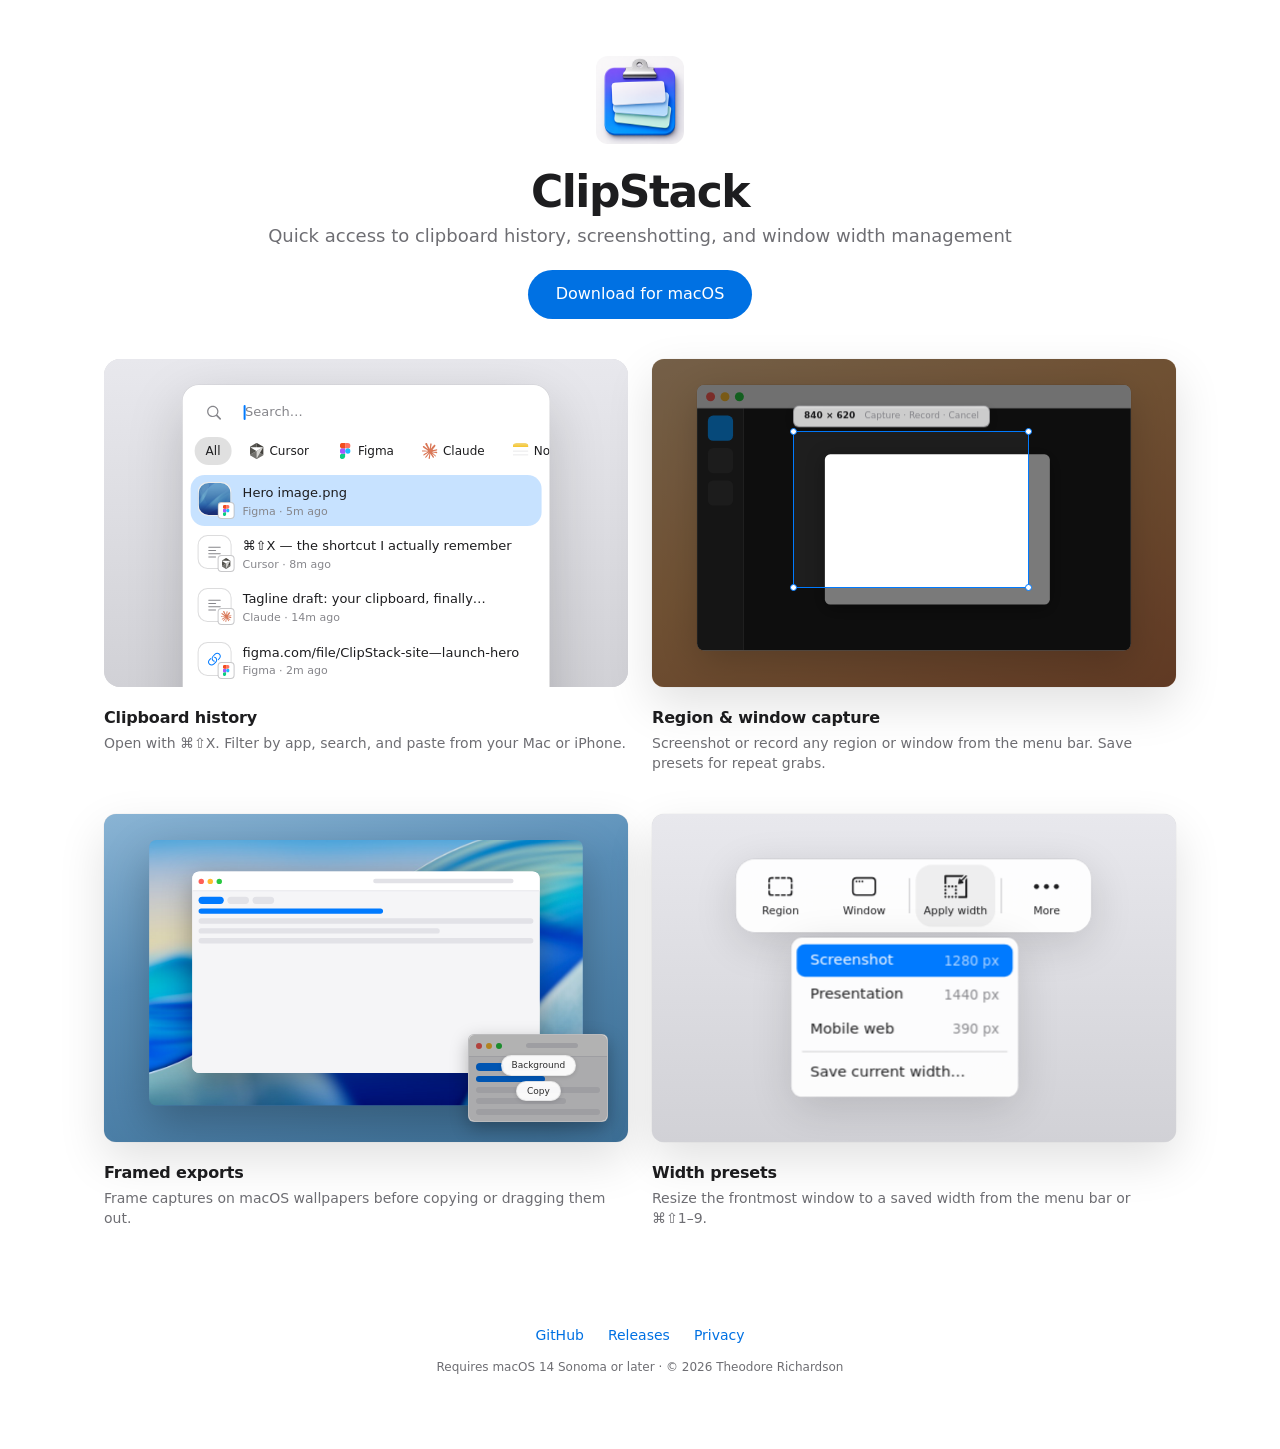
<file: docs/index.html>
<!doctype html>
<html lang="en">
<head>
<meta charset="utf-8" />
<meta name="viewport" content="width=device-width, initial-scale=1" />
<title>ClipStack — Clipboard, captures, and window widths for macOS</title>
<meta name="description" content="A menu-bar clipboard manager with built-in region screenshots, screen recording, framed exports, and window-width presets for macOS." />
<link rel="icon" href="app-icon.png" type="image/png" />
<link rel="apple-touch-icon" href="app-icon.png" />
<link rel="stylesheet" href="styles.css" />
<link rel="stylesheet" href="visuals.css" />
<link rel="preload" href="images/CUBE_25D.svg" as="image" type="image/svg+xml" />
<link rel="preload" href="images/figma.svg" as="image" type="image/svg+xml" />
<link rel="preload" href="images/claude-icon.svg" as="image" type="image/svg+xml" />
<link rel="preload" href="sf-symbols.svg" as="image" type="image/svg+xml" />
</head>
<body>
<main>
    <header class="hero">
        <img class="app-icon" src="app-icon.png" width="112" height="112" alt="" />
        <h1>ClipStack</h1>
        <p class="tagline">Quick access to clipboard history, screenshotting, and window width management</p>
        <a class="download" href="https://github.com/theorichardson/ClipStack/releases/latest/download/ClipStack.dmg">
            Download for macOS
        </a>
    </header>

    <section class="features">
        <article>
            <figure class="product-visual" aria-label="ClipStack clipboard history panel">
                <div class="mac-scene scene-clipboard">
                    <div class="mac-desktop neutral"></div>
                    <div class="clipstack-panel">
                        <div class="panel-search">
                            <svg class="sf-symbol clip-type-icon" aria-hidden="true"><use href="sf-symbols.svg#sf-magnifyingglass"/></svg>
                            <span class="search-input"><span class="search-caret" aria-hidden="true"></span><span class="search-placeholder">Search…</span></span>
                        </div>
                        <div class="panel-pills">
                            <div class="source-pill selected">All</div>
                            <div class="source-pill"><img class="app-icon-mini" src="images/CUBE_25D.svg" width="16" height="16" alt="" /> Cursor</div>
                            <div class="source-pill"><img class="app-icon-mini" src="images/figma.svg" width="16" height="16" alt="" /> Figma</div>
                            <div class="source-pill"><img class="app-icon-mini" src="images/claude-icon.svg" width="16" height="16" alt="" /> Claude</div>
                            <div class="source-pill"><img class="app-icon-mini" src="images/Apple_Notes_icon.svg" width="16" height="16" alt="" /> Notes</div>
                            <div class="source-pill"><img class="app-icon-mini" src="images/terminal.png" width="16" height="16" alt="" /> Terminal</div>
                        </div>
                        <div class="panel-clips">
                            <div class="clip-row selected">
                                <div class="clip-icon image">
                                    <img class="clip-thumb" src="images/hero-thumb.png" width="1024" height="640" alt="" />
                                    <span class="clip-badge" aria-hidden="true"><img src="images/figma.svg" alt="" /></span>
                                </div>
                                <div class="clip-text">
                                    <div class="clip-preview">Hero image.png</div>
                                    <div class="clip-meta">Figma · 5m ago</div>
                                </div>
                            </div>
                            <div class="clip-row">
                                <div class="clip-icon">
                                    <svg class="sf-symbol clip-type-icon" aria-hidden="true"><use href="sf-symbols.svg#sf-text-alignleft"/></svg>
                                    <span class="clip-badge" aria-hidden="true"><img src="images/CUBE_25D.svg" alt="" /></span>
                                </div>
                                <div class="clip-text">
                                    <div class="clip-preview">⌘⇧X — the shortcut I actually remember</div>
                                    <div class="clip-meta">Cursor · 8m ago</div>
                                </div>
                            </div>
                            <div class="clip-row">
                                <div class="clip-icon">
                                    <svg class="sf-symbol clip-type-icon" aria-hidden="true"><use href="sf-symbols.svg#sf-text-alignleft"/></svg>
                                    <span class="clip-badge" aria-hidden="true"><img src="images/claude-icon.svg" alt="" /></span>
                                </div>
                                <div class="clip-text">
                                    <div class="clip-preview">Tagline draft: your clipboard, finally organized</div>
                                    <div class="clip-meta">Claude · 14m ago</div>
                                </div>
                            </div>
                            <div class="clip-row">
                                <div class="clip-icon url">
                                    <svg class="sf-symbol clip-type-icon" aria-hidden="true"><use href="sf-symbols.svg#sf-link"/></svg>
                                    <span class="clip-badge" aria-hidden="true"><img src="images/figma.svg" alt="" /></span>
                                </div>
                                <div class="clip-text">
                                    <div class="clip-preview">figma.com/file/ClipStack-site—launch-hero</div>
                                    <div class="clip-meta">Figma · 2m ago</div>
                                </div>
                            </div>
                            <div class="clip-row clip-row-dummy" aria-hidden="true">
                                <div class="clip-icon dummy"></div>
                                <div class="clip-text">
                                    <div class="clip-preview dummy-line"></div>
                                    <div class="clip-meta dummy-line short"></div>
                                </div>
                            </div>
                            <div class="clip-row clip-row-dummy" aria-hidden="true">
                                <div class="clip-icon dummy"></div>
                                <div class="clip-text">
                                    <div class="clip-preview dummy-line wide"></div>
                                    <div class="clip-meta dummy-line short"></div>
                                </div>
                            </div>
                            <div class="clip-row clip-row-dummy" aria-hidden="true">
                                <div class="clip-icon dummy"></div>
                                <div class="clip-text">
                                    <div class="clip-preview dummy-line"></div>
                                    <div class="clip-meta dummy-line short"></div>
                                </div>
                            </div>
                        </div>
                    </div>
                </div>
            </figure>
            <div class="feature-copy">
                <h2>Clipboard history</h2>
                <p>Open with ⌘⇧X. Filter by app, search, and paste from your Mac or iPhone.</p>
            </div>
        </article>

        <article>
            <figure class="product-visual" aria-label="ClipStack menu bar popover and region capture overlay on a Figma window">
                <div class="mac-scene scene-capture">
                    <div class="mac-desktop warm"></div>
                    <div class="mac-window figma-win app-figma">
                        <div class="mac-window-titlebar">
                            <div class="mac-traffic"><span class="red"></span><span class="yellow"></span><span class="green"></span></div>
                            <div class="mac-window-title"></div>
                        </div>
                        <div class="mac-window-body">
                            <div class="toolbar">
                                <div class="tool active"></div>
                                <div class="tool"></div>
                                <div class="tool"></div>
                            </div>
                            <div class="canvas">
                                <div class="frame-card"></div>
                            </div>
                        </div>
                    </div>
                    <div class="capture-overlay">
                        <div class="capture-selection is-intro-pending">
                            <div class="capture-hole"></div>
                            <div class="capture-handle nw"></div>
                            <div class="capture-handle ne"></div>
                            <div class="capture-handle sw"></div>
                            <div class="capture-handle se"></div>
                            <div class="capture-badge">
                                <span class="dim">840 × 620</span>
                                <span class="capture-snap-hint" hidden>Hold Shift to snap</span>
                                <span class="hint">Capture · Record · Cancel</span>
                            </div>
                        </div>
                    </div>
                </div>
            </figure>
            <div class="feature-copy">
                <h2>Region &amp; window capture</h2>
                <p>Screenshot or record any region or window from the menu bar. Save presets for repeat grabs.</p>
            </div>
        </article>

        <article>
            <figure class="product-visual" aria-label="Framed screenshot on a macOS wallpaper with capture toast showing Background and Copy actions">
                <div class="mac-scene scene-framed">
                    <div class="mac-desktop"></div>
                    <div class="framed-export tahoe-light">
                        <div class="framed-screenshot">
                            <div class="mini-ui">
                                <div class="mini-topbar">
                                    <div class="mini-topbar-dot red"></div>
                                    <div class="mini-topbar-dot yellow"></div>
                                    <div class="mini-topbar-dot green"></div>
                                    <div class="mini-topbar-title"></div>
                                </div>
                                <div class="mini-body">
                                    <div class="mini-chips">
                                        <div class="mini-chip selected"></div>
                                        <div class="mini-chip"></div>
                                        <div class="mini-chip"></div>
                                    </div>
                                    <div class="mini-list">
                                        <div class="mini-list-row accent"></div>
                                        <div class="mini-list-row"></div>
                                        <div class="mini-list-row short"></div>
                                        <div class="mini-list-row"></div>
                                    </div>
                                </div>
                            </div>
                        </div>
                    </div>
                    <div class="capture-toast">
                        <div class="toast-thumb">
                            <div class="toast-preview">
                                <div class="mini-ui">
                                    <div class="mini-topbar">
                                        <div class="mini-topbar-dot red"></div>
                                        <div class="mini-topbar-dot yellow"></div>
                                        <div class="mini-topbar-dot green"></div>
                                        <div class="mini-topbar-title"></div>
                                    </div>
                                    <div class="mini-body">
                                        <div class="mini-chips">
                                            <div class="mini-chip selected"></div>
                                            <div class="mini-chip"></div>
                                            <div class="mini-chip"></div>
                                        </div>
                                        <div class="mini-list">
                                            <div class="mini-list-row accent"></div>
                                            <div class="mini-list-row"></div>
                                            <div class="mini-list-row short"></div>
                                            <div class="mini-list-row"></div>
                                        </div>
                                    </div>
                                </div>
                            </div>
                            <div class="toast-actions-overlay">
                                <div class="toast-actions">
                                    <button type="button" class="toast-pill">Background</button>
                                    <button type="button" class="toast-pill">Copy</button>
                                </div>
                            </div>
                        </div>
                    </div>
                </div>
            </figure>
            <div class="feature-copy">
                <h2>Framed exports</h2>
                <p>Frame captures on macOS wallpapers before copying or dragging them out.</p>
            </div>
        </article>

        <article>
            <figure class="product-visual" aria-label="ClipStack menu bar popover with width preset submenu">
                <div class="mac-scene scene-width">
                    <div class="mac-desktop neutral"></div>
                    <div class="width-controls">
                        <div class="width-popover-group">
                            <div class="clipstack-popover">
                                <div class="popover-cell">
                                    <svg class="sf-symbol clip-type-icon" aria-hidden="true"><use href="sf-symbols.svg#sf-rectangle-dashed"/></svg>
                                    <span>Region</span>
                                </div>
                                <div class="popover-cell">
                                    <svg class="sf-symbol clip-type-icon" aria-hidden="true"><use href="sf-symbols.svg#sf-macwindow"/></svg>
                                    <span>Window</span>
                                </div>
                                <div class="popover-divider"></div>
                                <div class="popover-cell hover">
                                    <svg class="sf-symbol clip-type-icon" aria-hidden="true"><use href="sf-symbols.svg#sf-square-resize-down"/></svg>
                                    <span>Apply width</span>
                                </div>
                                <div class="popover-divider"></div>
                                <div class="popover-cell">
                                    <svg class="sf-symbol clip-type-icon" aria-hidden="true"><use href="sf-symbols.svg#sf-ellipsis"/></svg>
                                    <span>More</span>
                                </div>
                            </div>
                            <div class="width-menu">
                                <div class="width-menu-item selected"><span>Screenshot</span><span class="preset-dim">1280 px</span></div>
                                <div class="width-menu-item"><span>Presentation</span><span class="preset-dim">1440 px</span></div>
                                <div class="width-menu-item"><span>Mobile web</span><span class="preset-dim">390 px</span></div>
                                <div class="width-menu-divider"></div>
                                <div class="width-menu-item"><span>Save current width…</span></div>
                            </div>
                        </div>
                    </div>
                </div>
            </figure>
            <div class="feature-copy">
                <h2>Width presets</h2>
                <p>Resize the frontmost window to a saved width from the menu bar or ⌘⇧1–9.</p>
            </div>
        </article>
    </section>

    <footer>
        <div class="links">
            <a href="https://github.com/theorichardson/ClipStack">GitHub</a>
            <a href="https://github.com/theorichardson/ClipStack/releases">Releases</a>
            <a href="privacy">Privacy</a>
        </div>
        <p class="copy">Requires macOS 14 Sonoma or later · © 2026 Theodore Richardson</p>
    </footer>
</main>
<script src="capture-demo.js" defer></script>
</body>
</html>
</file>
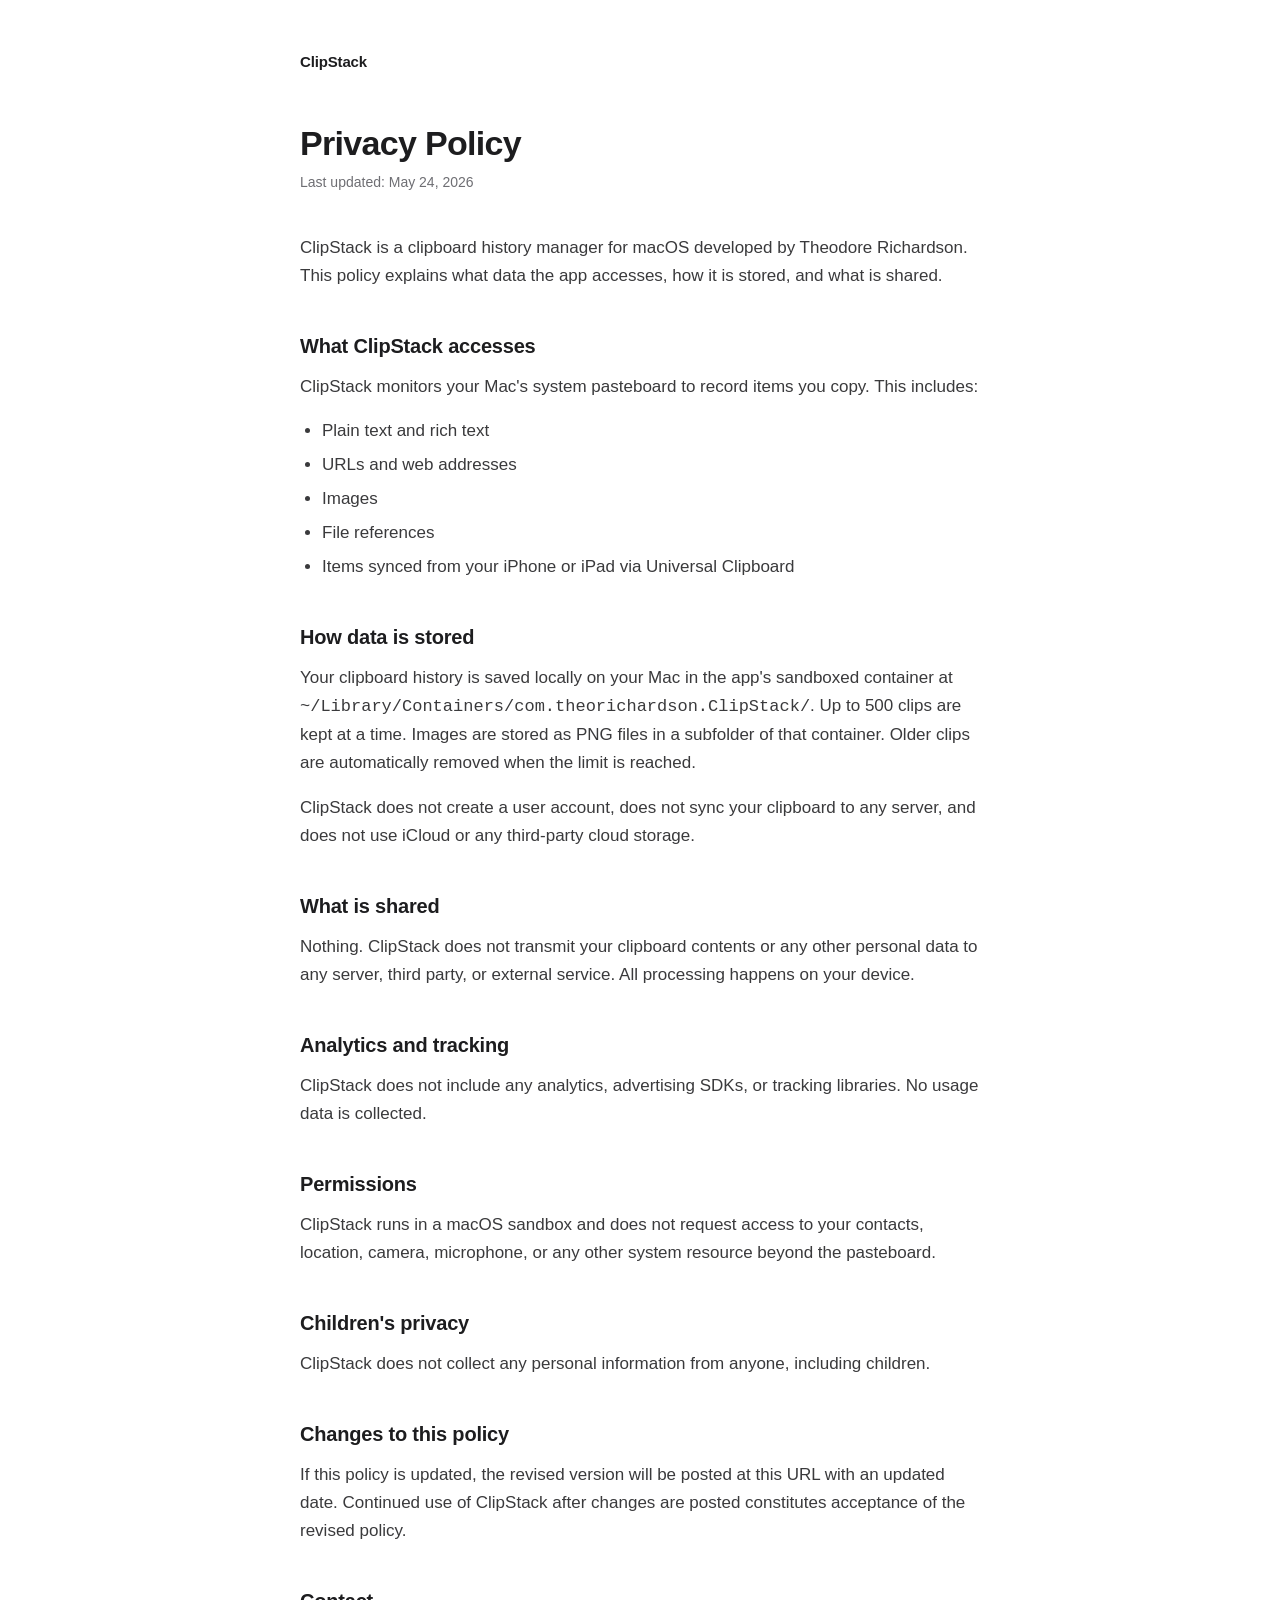
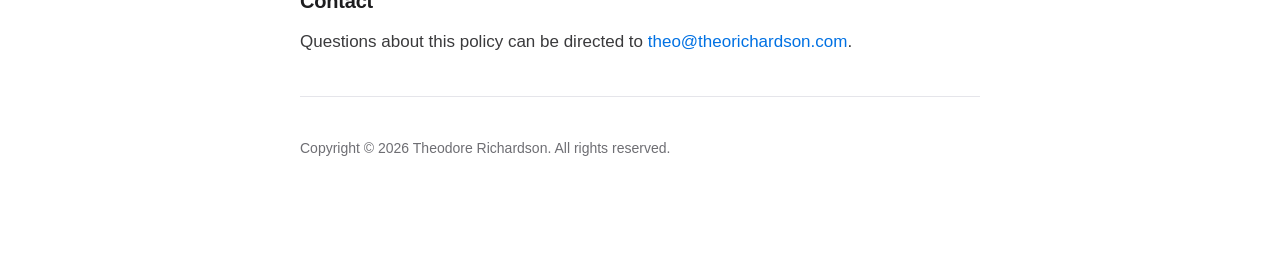
<file: docs/privacy.html>
<!DOCTYPE html>
<html lang="en">
<head>
  <meta charset="UTF-8" />
  <meta name="viewport" content="width=device-width, initial-scale=1.0" />
  <link rel="icon" href="app-icon.png" type="image/png" />
  <link rel="apple-touch-icon" href="app-icon.png" />
  <title>Privacy Policy — ClipStack</title>
  <style>
    *, *::before, *::after { box-sizing: border-box; margin: 0; padding: 0; }

    body {
      font-family: -apple-system, BlinkMacSystemFont, "Segoe UI", sans-serif;
      font-size: 17px;
      line-height: 1.65;
      color: #1d1d1f;
      background: #fff;
      padding: 48px 24px 96px;
    }

    .container {
      max-width: 680px;
      margin: 0 auto;
    }

    .wordmark {
      font-size: 15px;
      font-weight: 600;
      letter-spacing: -0.01em;
      color: #1d1d1f;
      text-decoration: none;
      display: inline-block;
      margin-bottom: 48px;
    }

    h1 {
      font-size: 34px;
      font-weight: 700;
      letter-spacing: -0.02em;
      line-height: 1.18;
      margin-bottom: 8px;
    }

    .updated {
      font-size: 14px;
      color: #6e6e73;
      margin-bottom: 40px;
    }

    h2 {
      font-size: 20px;
      font-weight: 600;
      letter-spacing: -0.01em;
      margin-top: 40px;
      margin-bottom: 10px;
    }

    p {
      color: #3a3a3c;
      margin-bottom: 16px;
    }

    ul {
      color: #3a3a3c;
      padding-left: 22px;
      margin-bottom: 16px;
    }

    li {
      margin-bottom: 6px;
    }

    a {
      color: #0071e3;
      text-decoration: none;
    }

    a:hover {
      text-decoration: underline;
    }

    hr {
      border: none;
      border-top: 1px solid #e5e5ea;
      margin: 40px 0;
    }

    .footer {
      font-size: 14px;
      color: #6e6e73;
    }

    @media (prefers-color-scheme: dark) {
      body { background: #000; color: #f5f5f7; }
      .wordmark { color: #f5f5f7; }
      p, ul, li { color: #a1a1a6; }
      hr { border-top-color: #2c2c2e; }
      .footer { color: #6e6e73; }
      a { color: #2997ff; }
    }
  </style>
</head>
<body>
  <div class="container">
    <a class="wordmark" href="./">ClipStack</a>

    <h1>Privacy Policy</h1>
    <p class="updated">Last updated: May 24, 2026</p>

    <p>ClipStack is a clipboard history manager for macOS developed by Theodore Richardson. This policy explains what data the app accesses, how it is stored, and what is shared.</p>

    <h2>What ClipStack accesses</h2>
    <p>ClipStack monitors your Mac's system pasteboard to record items you copy. This includes:</p>
    <ul>
      <li>Plain text and rich text</li>
      <li>URLs and web addresses</li>
      <li>Images</li>
      <li>File references</li>
      <li>Items synced from your iPhone or iPad via Universal Clipboard</li>
    </ul>

    <h2>How data is stored</h2>
    <p>Your clipboard history is saved locally on your Mac in the app's sandboxed container at <code>~/Library/Containers/com.theorichardson.ClipStack/</code>. Up to 500 clips are kept at a time. Images are stored as PNG files in a subfolder of that container. Older clips are automatically removed when the limit is reached.</p>
    <p>ClipStack does not create a user account, does not sync your clipboard to any server, and does not use iCloud or any third-party cloud storage.</p>

    <h2>What is shared</h2>
    <p>Nothing. ClipStack does not transmit your clipboard contents or any other personal data to any server, third party, or external service. All processing happens on your device.</p>

    <h2>Analytics and tracking</h2>
    <p>ClipStack does not include any analytics, advertising SDKs, or tracking libraries. No usage data is collected.</p>

    <h2>Permissions</h2>
    <p>ClipStack runs in a macOS sandbox and does not request access to your contacts, location, camera, microphone, or any other system resource beyond the pasteboard.</p>

    <h2>Children's privacy</h2>
    <p>ClipStack does not collect any personal information from anyone, including children.</p>

    <h2>Changes to this policy</h2>
    <p>If this policy is updated, the revised version will be posted at this URL with an updated date. Continued use of ClipStack after changes are posted constitutes acceptance of the revised policy.</p>

    <h2>Contact</h2>
    <p>Questions about this policy can be directed to <a href="mailto:theo@theorichardson.com">theo@theorichardson.com</a>.</p>

    <hr />
    <p class="footer">Copyright &copy; 2026 Theodore Richardson. All rights reserved.</p>
  </div>
</body>
</html>
</file>
<file: docs/styles.css>
:root {
    color-scheme: light;
    --bg: #ffffff;
    --fg: #1d1d1f;
    --muted: #6e6e73;
    --accent: #0071e3;
}

* { box-sizing: border-box; }

html, body {
    margin: 0;
    padding: 0;
    background: var(--bg);
    color: var(--fg);
    font-family: -apple-system, BlinkMacSystemFont, "SF Pro Text", "Inter", system-ui, sans-serif;
    -webkit-font-smoothing: antialiased;
    line-height: 1.55;
}

main {
    width: 100%;
    max-width: 1200px;
    margin: 0 auto;
    padding: 56px clamp(24px, 5vw, 64px) 72px;
}

.hero {
    text-align: center;
    padding-bottom: 40px;
}

.app-icon {
    width: 88px;
    height: 88px;
    border-radius: 12px;
    margin-bottom: 18px;
}

h1 {
    font-size: 44px;
    line-height: 1;
    letter-spacing: -0.035em;
    margin: 0 0 10px;
    font-weight: 700;
}

.tagline {
    font-size: 18px;
    line-height: 1.35;
    color: var(--muted);
    margin: 0 auto 22px;
}

.download {
    display: inline-block;
    background: var(--accent);
    color: white;
    text-decoration: none;
    padding: 12px 28px;
    border-radius: 999px;
    font-size: 16px;
    font-weight: 500;
    transition: opacity 0.15s ease;
}

.download:hover { opacity: 0.9; }

.meta {
    margin-top: 18px;
    font-size: 13px;
    color: var(--muted);
}

.features {
    display: grid;
    grid-template-columns: 1fr 1fr;
    grid-template-rows: repeat(2, minmax(380px, 1fr));
    grid-template-areas:
        "clip  cap"
        "frame width";
    gap: 40px 24px;
    margin-bottom: 96px;
    align-items: stretch;
    width: 100%;
}

.features article:nth-child(1) { grid-area: clip; }
.features article:nth-child(2) { grid-area: cap; }
.features article:nth-child(3) { grid-area: frame; }
.features article:nth-child(4) { grid-area: width; }

.product-visual {
    aspect-ratio: 16 / 10;
    width: 100%;
    max-height: min(360px, 40vh);
    min-height: 280px;
    flex-shrink: 0;
    overflow: hidden;
    border-radius: var(--scene-radius);
}

@media (max-width: 720px) {
    .features {
        grid-template-columns: 1fr;
        grid-template-rows: auto;
        grid-template-areas:
            "clip"
            "cap"
            "frame"
            "width";
        gap: 64px;
    }

    .product-visual {
        max-height: none;
        min-height: 0;
        aspect-ratio: 16 / 10;
    }
}

@media (max-width: 560px) {
    h1 { font-size: 40px; }
    main { padding-top: 64px; }
}

.features article {
    display: flex;
    flex-direction: column;
    justify-content: flex-start;
    align-items: stretch;
    min-height: 0;
    gap: 20px;
}

.features h2 {
    font-size: 16px;
    margin: 0 0 2px;
    font-weight: 600;
    letter-spacing: -0.01em;
}

.feature-copy p {
    margin: 0;
    color: var(--muted);
    font-size: 14px;
    line-height: 1.45;
}

footer {
    text-align: center;
    color: var(--muted);
    font-size: 14px;
}

.links {
    display: flex;
    gap: 24px;
    justify-content: center;
    margin-bottom: 12px;
}

footer a {
    color: var(--accent);
    text-decoration: none;
}

footer a:hover { text-decoration: underline; }

.copy {
    margin: 0;
    font-size: 12px;
}
</file>
<file: docs/visuals.css>
/* Product visuals — scaled macOS scenes derived from ClipStack UI code */

:root {
    --mac-menubar: #f5f5f7;
    --mac-menubar-border: rgba(0, 0, 0, 0.08);
    --mac-window-bg: #ffffff;
    --mac-titlebar: #ececec;
    --mac-traffic-red: #ff5f57;
    --mac-traffic-yellow: #febc2e;
    --mac-traffic-green: #28c840;
    --mac-label: #1d1d1f;
    --mac-secondary: #86868b;
    --mac-tertiary: #aeaeb2;
    --mac-separator: rgba(60, 60, 67, 0.18);
    --mac-panel-bg: #ededed;
    --mac-control-bg: #ffffff;
    --mac-accent: #007aff;
    --mac-accent-soft: rgba(0, 122, 255, 0.22);
    --mac-accent-hover: rgba(0, 122, 255, 0.08);
    --mac-popover-bg: rgba(255, 255, 255, 0.92);
    --mac-popover-shadow: 0 8px 32px rgba(0, 0, 0, 0.14), 0 0 0 0.5px rgba(0, 0, 0, 0.08);
    --mac-hud-bg: rgba(246, 246, 246, 0.82);
    --mac-dim: rgba(0, 0, 0, 0.52);
    --mac-blue: #007aff;
    --mac-orange: #ff9500;
    --mac-green: #34c759;
    --scene-radius: 12px;
    --scene-shadow: 0 18px 48px rgba(0, 0, 0, 0.12), 0 0 0 0.5px rgba(0, 0, 0, 0.06);
}

.product-visual {
    margin: 0;
    border-radius: var(--scene-radius);
    overflow: hidden;
    box-shadow: var(--scene-shadow);
    background: #d8d8dc;
    position: relative;
    user-select: none;
    container-type: size;
}

.mac-scene {
    position: absolute;
    inset: 0;
    font-size: 10px;
    line-height: 1.3;
    color: var(--mac-label);
}

/* Menu bar — matches NSStatusBar + Sonoma styling */
.mac-menubar {
    position: absolute;
    top: 0;
    left: 0;
    right: 0;
    height: 11.8%;
    min-height: 28px;
    background: var(--mac-menubar);
    border-bottom: 0.5px solid var(--mac-menubar-border);
    display: flex;
    align-items: center;
    justify-content: space-between;
    padding: 0 10px;
    z-index: 20;
}

.mac-menubar-left,
.mac-menubar-right {
    display: flex;
    align-items: center;
    gap: 14px;
}

.mac-apple {
    width: 12px;
    height: 14px;
    opacity: 0.85;
}

.mac-menu-item {
    font-size: 11px;
    font-weight: 500;
    color: var(--mac-label);
    opacity: 0.92;
}

.mac-menubar-right {
    gap: 10px;
    font-size: 10px;
    color: var(--mac-secondary);
}

.clipstack-menubar-icon {
    width: 15px;
    height: 15px;
    display: flex;
    align-items: center;
    justify-content: center;
    opacity: 0.88;
}

.clipstack-menubar-icon svg {
    width: 14px;
    height: 14px;
}

/* Desktop wallpaper */
.mac-desktop {
    position: absolute;
    top: 0;
    left: 0;
    right: 0;
    bottom: 0;
    background:
        linear-gradient(165deg, #8ab4d4 0%, #5a8fb8 38%, #3d6f96 100%);
}

.mac-desktop.warm {
    background:
        linear-gradient(155deg, #f4c896 0%, #e8a86a 45%, #c9784a 100%);
}

.mac-desktop.neutral {
    background:
        linear-gradient(180deg, #e8e8ed 0%, #d1d1d6 100%);
}

/* App windows */
.mac-window {
    position: absolute;
    background: var(--mac-window-bg);
    border-radius: 8px;
    overflow: hidden;
    box-shadow: 0 12px 40px rgba(0, 0, 0, 0.18), 0 0 0 0.5px rgba(0, 0, 0, 0.1);
}

.mac-window-titlebar {
    height: 26px;
    background: var(--mac-titlebar);
    border-bottom: 0.5px solid var(--mac-separator);
    display: flex;
    align-items: center;
    padding: 0 10px;
    gap: 7px;
}

.mac-traffic {
    display: flex;
    gap: 6px;
}

.mac-traffic span {
    width: 10px;
    height: 10px;
    border-radius: 50%;
}

.mac-traffic .red { background: var(--mac-traffic-red); }
.mac-traffic .yellow { background: var(--mac-traffic-yellow); }
.mac-traffic .green { background: var(--mac-traffic-green); }

.mac-window-title {
    flex: 1;
    display: flex;
    align-items: center;
    justify-content: center;
    gap: 5px;
    font-size: 11px;
    font-weight: 500;
    color: var(--mac-secondary);
    margin-right: 52px;
}

.title-app-icon {
    width: 14px;
    height: 14px;
    border-radius: 3px;
    flex-shrink: 0;
    object-fit: contain;
}

/* App-specific chrome */
.app-cursor .mac-window-body {
    display: grid;
    grid-template-columns: 42px 1fr;
    height: calc(100% - 26px);
    background: #1e1e1e;
}

.app-cursor .sidebar {
    background: #252526;
    border-right: 0.5px solid #333;
    padding: 8px 6px;
    display: flex;
    flex-direction: column;
    gap: 6px;
}

.app-cursor .sidebar-icon {
    width: 24px;
    height: 24px;
    border-radius: 4px;
    background: #333;
    opacity: 0.5;
}

.app-cursor .editor {
    padding: 10px 14px;
    font-family: ui-monospace, "SF Mono", Menlo, monospace;
    font-size: 9px;
    line-height: 1.55;
    color: #d4d4d4;
}

.app-cursor .editor .kw { color: #569cd6; }
.app-cursor .editor .fn { color: #dcdcaa; }
.app-cursor .editor .str { color: #ce9178; }
.app-cursor .editor .cm { color: #6a9955; }

.app-figma .mac-window-body {
    display: grid;
    grid-template-columns: 52px 1fr;
    height: calc(100% - 26px);
}

.app-figma .toolbar {
    background: #2c2c2c;
    display: flex;
    flex-direction: column;
    align-items: center;
    padding: 8px 0;
    gap: 8px;
}

.app-figma .tool {
    width: 28px;
    height: 28px;
    border-radius: 6px;
    background: #3a3a3a;
}

.app-figma .tool.active {
    background: #0d99ff;
}

.app-figma .canvas {
    background: #1e1e1e;
    position: relative;
    display: flex;
    align-items: center;
    justify-content: center;
}

.app-figma .frame-card {
    width: 58%;
    height: 62%;
    background: #ffffff;
    border-radius: 6px;
    box-shadow: 0 4px 20px rgba(0, 0, 0, 0.35);
}

.app-figma .inspector {
    background: #2c2c2c;
    border-left: 0.5px solid #444;
    padding: 10px;
}

.app-figma .inspector-line {
    height: 6px;
    border-radius: 3px;
    background: #444;
    margin-bottom: 8px;
}

.app-figma .inspector-line.short { width: 60%; }
.app-figma .inspector-line.accent { background: #0d99ff; width: 40%; }

.app-notes .mac-window-body {
    height: calc(100% - 26px);
    background: #fffef8;
    padding: 16px 20px;
}

.app-notes .note-title {
    font-size: 18px;
    font-weight: 700;
    margin-bottom: 10px;
    letter-spacing: -0.02em;
}

.app-notes .note-line {
    height: 5px;
    background: #e8e4d4;
    border-radius: 2px;
    margin-bottom: 7px;
}

.app-notes .note-line:nth-child(odd) { width: 92%; }
.app-notes .note-line:nth-child(even) { width: 78%; }

/* ClipStack status bar popover — StatusBarPopoverController */
.clipstack-popover {
    position: absolute;
    z-index: 30;
    background: var(--mac-popover-bg);
    backdrop-filter: blur(24px);
    -webkit-backdrop-filter: blur(24px);
    border-radius: 14px;
    box-shadow: var(--mac-popover-shadow);
    padding: 4px;
    display: flex;
    align-items: center;
    gap: 4px;
}

.popover-cell {
    min-width: 58px;
    height: 46px;
    border-radius: 12px;
    display: flex;
    flex-direction: column;
    align-items: center;
    justify-content: center;
    gap: 3px;
    padding: 0 6px;
}

.popover-cell.hover {
    background: rgba(0, 0, 0, 0.06);
}

.popover-cell svg,
.popover-cell .clip-type-icon,
.popover-cell .sf-symbol {
    width: 22px;
    height: 22px;
    color: var(--mac-label);
    flex-shrink: 0;
}

.popover-cell span {
    font-size: 8px;
    font-weight: 500;
    color: var(--mac-label);
}

.popover-divider {
    width: 1px;
    height: 26px;
    background: rgba(60, 60, 67, 0.22);
}

/* Width submenu */
.width-menu {
    position: absolute;
    z-index: 35;
    background: var(--mac-popover-bg);
    backdrop-filter: blur(24px);
    border-radius: 8px;
    box-shadow: var(--mac-popover-shadow);
    padding: 4px 0;
    min-width: 140px;
}

.width-menu-item {
    display: flex;
    align-items: center;
    justify-content: space-between;
    padding: 5px 10px;
    margin: 1px 4px;
    border-radius: 6px;
    font-size: 11px;
    color: var(--mac-label);
}

.width-menu-item.selected {
    background: var(--mac-accent);
    color: #fff;
}

.preset-dim {
    font-size: 10px;
    color: var(--mac-secondary);
    font-variant-numeric: tabular-nums;
}

.width-menu-item.selected .preset-dim {
    color: rgba(255, 255, 255, 0.7);
}

.width-menu-divider {
    height: 0.5px;
    background: var(--mac-separator);
    margin: 4px 8px;
}

/* Clipboard panel — ClipboardKeyboardView (580×420, list + detail) */
.clipstack-panel {
    position: absolute;
    z-index: 25;
    background: var(--mac-window-bg);
    border-radius: 12px;
    box-shadow: 0 20px 56px rgba(0, 0, 0, 0.18), 0 0 0 0.5px rgba(0, 0, 0, 0.08);
    overflow: hidden;
    display: flex;
    flex-direction: column;
    height: auto;
}

.panel-search {
    display: flex;
    align-items: center;
    gap: 11px;
    padding: 10px 11px 8px 8px;
    color: var(--mac-secondary);
    flex-shrink: 0;
}

.panel-search span {
    font-size: 12px;
    line-height: 1.2;
}

.panel-search svg {
    width: 16px;
    height: 16px;
    flex-shrink: 0;
}

.panel-pills {
    display: flex;
    flex-wrap: nowrap;
    align-items: center;
    gap: 6px;
    padding: 6px 12px;
    overflow-x: auto;
    scrollbar-width: none;
}

.panel-pills::-webkit-scrollbar {
    display: none;
}

.source-pill {
    display: inline-flex;
    align-items: center;
    gap: 5px;
    padding: 5px 9px;
    border-radius: 999px;
    font-size: 12px;
    font-weight: 500;
    line-height: 1;
    color: var(--mac-label);
    white-space: nowrap;
    background: transparent;
    flex: 0 0 auto;
    width: max-content;
}

.source-pill.selected {
    background: rgba(0, 0, 0, 0.12);
}

.app-icon-mini {
    width: 16px;
    height: 16px;
    border-radius: 3px;
    flex-shrink: 0;
    object-fit: contain;
    display: block;
    background: transparent;
}

.pill-symbol {
    width: 16px;
    height: 16px;
    flex-shrink: 0;
    color: var(--mac-secondary);
}

img.app-icon-mini,
img.title-app-icon {
    overflow: hidden;
}

.panel-clips {
    flex: 0 0 auto;
    padding: 4px 8px 8px;
    display: flex;
    flex-direction: column;
    gap: 0;
}

.clip-row {
    display: flex;
    align-items: flex-start;
    gap: 10px;
    padding: 4px;
    border-radius: 12px;
    flex-shrink: 0;
}

.clip-row.selected {
    background: var(--mac-accent-soft);
}

.clip-icon {
    width: 32px;
    height: 32px;
    border-radius: 8px;
    background: var(--mac-control-bg);
    border: 0.5px solid var(--mac-separator);
    flex-shrink: 0;
    position: relative;
    display: flex;
    align-items: center;
    justify-content: center;
    color: var(--mac-secondary);
    overflow: visible;
}

.clip-icon.url { color: var(--mac-accent); }

.clip-type-icon,
.sf-symbol {
    width: 14px;
    height: 14px;
    flex-shrink: 0;
    fill: currentColor;
}

.sf-symbol {
    display: block;
}

.clip-icon.image {
    padding: 0;
    background: #fff;
    border-color: rgba(0, 0, 0, 0.08);
}

.clip-icon .clip-thumb {
    width: 100%;
    height: 100%;
    display: block;
    object-fit: cover;
    object-position: center;
    border-radius: inherit;
}

.clip-thumb-dummy {
    background:
        linear-gradient(180deg, #f5f5f7 0%, #e8e8ed 100%);
    position: relative;
}

.clip-thumb-dummy::after {
    content: "";
    position: absolute;
    inset: 22% 14% 18%;
    border-radius: 2px;
    background: #fff;
    box-shadow: 0 1px 0 rgba(0, 0, 0, 0.06);
}

.clip-icon .clip-badge {
    position: absolute;
    bottom: -4px;
    right: -4px;
    z-index: 1;
    width: 16px;
    height: 16px;
    padding: 2px;
    box-sizing: border-box;
    background: #fff;
    border: 0.5px solid rgba(60, 60, 67, 0.28);
    border-radius: 4px;
    overflow: hidden;
}

.clip-icon .clip-badge img {
    width: 100%;
    height: 100%;
    object-fit: contain;
    display: block;
}

.clip-text {
    flex: 1;
    min-width: 0;
    padding-top: 2px;
}

.clip-preview {
    font-size: 11.5px;
    font-weight: 500;
    line-height: 1.3;
    color: var(--mac-label);
    display: -webkit-box;
    -webkit-line-clamp: 1;
    -webkit-box-orient: vertical;
    overflow: hidden;
}

.clip-meta {
    font-size: 10px;
    color: var(--mac-secondary);
    margin-top: 2px;
}

/* Skeleton rows — suggest scroll without real content */
.clip-row-dummy {
    opacity: 0.38;
    pointer-events: none;
}

.clip-icon.dummy {
    background: rgba(0, 0, 0, 0.06);
    border-color: transparent;
    width: 32px;
    height: 32px;
    border-radius: 8px;
}

.dummy-line {
    height: 6px;
    border-radius: 3px;
    background: rgba(0, 0, 0, 0.08);
    width: 78%;
}

.dummy-line.wide {
    width: 88%;
}

.dummy-line.short {
    width: 42%;
    height: 5px;
    margin-top: 5px;
}

.clip-row-dummy .clip-preview,
.clip-row-dummy .clip-meta {
    display: block;
    -webkit-line-clamp: unset;
}

/* Region capture overlay — RegionSelectorController */
.capture-overlay {
    position: absolute;
    inset: 0;
    z-index: 15;
    pointer-events: none;
}

.capture-dim {
    position: absolute;
    inset: 0;
    background: var(--mac-dim);
}

.capture-hole {
    position: absolute;
    border: 1px solid var(--mac-blue);
    box-shadow: 0 0 0 9999px var(--mac-dim);
    border-radius: 1px;
}

.capture-handle {
    position: absolute;
    width: 7px;
    height: 7px;
    background: #fff;
    border: 1px solid var(--mac-blue);
    border-radius: 50%;
}

.capture-badge {
    position: absolute;
    z-index: 16;
    background: var(--mac-hud-bg);
    backdrop-filter: blur(20px);
    border: 0.5px solid rgba(60, 60, 67, 0.45);
    border-radius: 6px;
    padding: 4px 10px;
    font-size: 9px;
    font-weight: 600;
    white-space: nowrap;
    box-shadow: 0 2px 8px rgba(0, 0, 0, 0.12);
}

.capture-badge .dim {
    font-weight: 600;
}

.capture-badge .hint {
    font-weight: 400;
    color: var(--mac-secondary);
    margin-left: 6px;
}

.capture-badge .capture-snap-hint {
    font-weight: 600;
    margin-left: 6px;
}

/* Capture toast — CaptureToastController */
.capture-toast {
    --toast-radius: 6px;
    position: absolute;
    z-index: 20;
    bottom: 6%;
    /* Match bottom inset in px: right % is of width, bottom % is of height. */
    right: 6cqh;
    width: 34%;
    max-width: 140px;
    aspect-ratio: 16 / 10;
    border-radius: var(--toast-radius);
    overflow: hidden;
    box-shadow: 0 6px 18px rgba(0, 0, 0, 0.28);
    border: 0.5px solid rgba(60, 60, 67, 0.35);
    background: #fff;
}

.toast-thumb {
    width: 100%;
    height: 100%;
    position: relative;
    isolation: isolate;
}

.toast-preview {
    position: absolute;
    inset: 0;
    background: #fff;
}

.toast-actions-overlay {
    position: absolute;
    inset: 0;
    z-index: 2;
    display: flex;
    align-items: center;
    justify-content: center;
    background: rgba(0, 0, 0, 0.3);
    pointer-events: none;
}

.toast-actions {
    display: flex;
    flex-direction: column;
    gap: 5px;
    align-items: center;
    pointer-events: none;
}

.toast-pill {
    appearance: none;
    margin: 0;
    padding: 4px 10px;
    border-radius: 999px;
    font-family: inherit;
    font-size: 9px;
    font-weight: 500;
    line-height: 1.2;
    background: rgba(255, 255, 255, 0.92);
    color: rgba(26, 26, 26, 0.92);
    box-shadow: 0 1px 4px rgba(0, 0, 0, 0.12);
    border: 0.5px solid rgba(0, 0, 0, 0.08);
    white-space: nowrap;
    pointer-events: auto;
    cursor: default;
    transition: background 0.12s ease;
}

.toast-pill:hover {
    background: rgba(255, 255, 255, 1);
}

.toast-pill:active {
    background: rgba(255, 255, 255, 0.7);
}

/* Framed export — ImageFramer */
.framed-export {
    position: absolute;
    z-index: 18;
    width: 52%;
    aspect-ratio: 16 / 10;
    border-radius: 8px;
    overflow: hidden;
    box-shadow: 0 20px 50px rgba(0, 0, 0, 0.25);
}

.framed-export.tahoe-light {
    background: #4a90e2 url("images/tahoe-light.png") center / cover no-repeat;
}

.framed-screenshot {
    position: absolute;
    top: 12%;
    left: 10%;
    right: 10%;
    bottom: 12%;
    background: #fff;
    border-radius: 8px;
    box-shadow: 0 8px 32px rgba(0, 0, 0, 0.35);
    overflow: hidden;
}

.framed-screenshot .mini-ui,
.toast-preview .mini-ui {
    height: 100%;
    display: flex;
    flex-direction: column;
    background: #f5f5f7;
}

.framed-screenshot .mini-topbar,
.toast-preview .mini-topbar {
    height: 22px;
    background: #ffffff;
    border-bottom: 0.5px solid #e2e2e7;
    display: flex;
    align-items: center;
    padding: 0 7px;
    gap: 4px;
    flex-shrink: 0;
}

.mini-topbar-dot {
    width: 6px;
    height: 6px;
    border-radius: 50%;
}
.mini-topbar-dot.red    { background: var(--mac-traffic-red); }
.mini-topbar-dot.yellow { background: var(--mac-traffic-yellow); }
.mini-topbar-dot.green  { background: var(--mac-traffic-green); }

.mini-topbar-title {
    flex: 1;
    height: 5px;
    background: #e2e2e7;
    border-radius: 3px;
    max-width: 42%;
    margin: 0 auto;
    margin-right: 22px;
}

.framed-screenshot .mini-body,
.toast-preview .mini-body {
    flex: 1;
    padding: 6px 7px;
    display: flex;
    flex-direction: column;
    gap: 5px;
}

.mini-chips {
    display: flex;
    gap: 4px;
}

.mini-chip {
    height: 8px;
    width: 24px;
    border-radius: 99px;
    background: #e2e2e7;
}

.mini-chip.selected {
    background: var(--mac-accent);
    width: 28px;
}

.mini-list {
    display: flex;
    flex-direction: column;
    gap: 5px;
}

.mini-list-row {
    height: 6px;
    border-radius: 3px;
    background: #e2e2e7;
}

.mini-list-row.accent { background: var(--mac-accent); width: 55%; }
.mini-list-row.short  { width: 72%; }

/* Width preset indicator */
.width-indicator {
    position: absolute;
    top: 5%;
    left: 50%;
    transform: translateX(-50%);
    z-index: 12;
    background: rgba(255, 255, 255, 0.92);
    border: 0.5px solid var(--mac-separator);
    border-radius: 6px;
    padding: 3px 8px;
    font-size: 9px;
    font-weight: 600;
    color: var(--mac-secondary);
    box-shadow: 0 2px 8px rgba(0, 0, 0, 0.08);
}

.width-indicator strong {
    color: var(--mac-label);
}

.scene-clipboard {
    font-size: 12px;
    overflow: hidden;
}

.product-visual:has(.scene-clipboard) {
    border-radius: 16px;
    box-shadow: none;
}

.scene-clipboard .clipstack-panel {
    position: absolute;
    top: 8%;
    left: 50%;
    right: auto;
    bottom: auto;
    transform: translateX(-50%) scale(1);
    transform-origin: top center;
    width: 70%;
    max-width: none;
    min-width: 0;
    height: auto;
    max-height: none;
    z-index: 25;
    border-radius: 16px 16px 0 0;
    animation: clipboard-panel-enter 720ms cubic-bezier(0.34, 1.12, 0.64, 1) both;
}

@keyframes clipboard-panel-enter {
    from {
        opacity: 0;
        transform: translateX(-50%) translateY(72px) scale(0.88);
    }
    to {
        opacity: 1;
        transform: translateX(-50%) translateY(0) scale(1);
    }
}


@keyframes dropdown-enter {
    from { opacity: 0; transform: translateY(-6px) scaleY(0.86); }
    to   { opacity: 1; transform: translateY(0) scaleY(1); }
}

@media (prefers-reduced-motion: reduce) {
    .scene-clipboard .clipstack-panel,
    .scene-width .width-popover-group .width-menu {
        animation: none;
    }
}

.scene-clipboard .panel-search {
    /* Match clip-row inset: panel-clips 8px + row 4px */
    gap: 10px;
    padding: 8px 12px 3px;
}

.scene-clipboard .search-placeholder,
.scene-clipboard .clip-preview {
    font-size: 13px;
    line-height: 1.3;
}

.scene-clipboard .search-input {
    display: inline-flex;
    align-items: center;
    gap: 0;
    min-width: 0;
}

.scene-clipboard .search-placeholder {
    color: var(--mac-secondary);
}

.scene-clipboard .search-caret {
    width: 1.5px;
    height: 1.22em;
    margin-right: 0;
    border-radius: 1px;
    background: var(--mac-accent);
    animation: search-caret-blink 1.06s step-end infinite;
}

@keyframes search-caret-blink {
    0%, 100% { opacity: 1; }
    50% { opacity: 0; }
}

.scene-clipboard .panel-search svg {
    width: 39px;
    height: 39px;
    padding: 11px;
    box-sizing: border-box;
}

.scene-clipboard .panel-pills {
    padding-top: 2px;
}

.scene-clipboard .source-pill {
    padding: 6px 11px;
    min-height: 28px;
    box-sizing: border-box;
    transition: background 0.12s ease;
}

/* Text-only “All” — center label in the pill, no icon offset */
.scene-clipboard .source-pill:not(:has(.app-icon-mini, .pill-symbol)) {
    justify-content: center;
    gap: 0;
}

.scene-clipboard .source-pill:not(.selected):hover {
    background: rgba(0, 0, 0, 0.06);
}

.scene-clipboard .panel-clips {
    padding: 4px 8px 0;
    gap: 2px;
}

.scene-clipboard .clip-row {
    gap: 11px;
    padding: 7px;
    border-radius: 14px;
    transition: background 0.12s ease;
}

.scene-clipboard .clip-row:not(.selected):not(.clip-row-dummy):hover {
    background: var(--mac-accent-hover);
}

.scene-clipboard .clip-row.selected:hover {
    background: rgba(0, 122, 255, 0.28);
}

.scene-clipboard .clip-icon {
    width: 34px;
    height: 34px;
    border-radius: 10px;
}

.scene-clipboard .clip-icon.dummy {
    width: 34px;
    height: 34px;
    border-radius: 10px;
}

.scene-clipboard .clip-type-icon,
.scene-clipboard .sf-symbol {
    width: 16px;
    height: 16px;
}

.scene-clipboard .clip-icon .clip-badge {
    width: 17px;
    height: 17px;
}

.scene-clipboard .clip-text {
    padding-top: 3px;
}

.scene-clipboard .clip-meta {
    font-size: 11px;
    margin-top: 3px;
}

.scene-clipboard .dummy-line {
    height: 7px;
}

.scene-clipboard .dummy-line.short {
    height: 6px;
    margin-top: 6px;
}

.scene-capture .mac-window.figma-win {
    top: 8%;
    left: 50%;
    width: 92%;
    height: 90%;
    transform: translateX(-50%) scale(0.9);
    transform-origin: top center;
}

.scene-capture .capture-overlay {
    top: 0;
}

.scene-capture .capture-selection {
    position: absolute;
    top: 22%;
    left: 27%;
    width: 45%;
    height: 48%;
    pointer-events: auto;
    touch-action: none;
    cursor: grab;
}

.scene-capture .capture-selection.is-intro-pending {
    opacity: 0;
    pointer-events: none;
}

.scene-capture .capture-selection.is-intro-animating {
    pointer-events: none;
    cursor: default;
}

.scene-capture .capture-selection.is-intro-animating .capture-hole,
.scene-capture .capture-selection.is-intro-animating .capture-badge {
    cursor: default;
}

.scene-capture .capture-selection.is-dragging {
    cursor: grabbing;
}

.scene-capture .capture-selection.is-resizing {
    cursor: inherit;
}

.scene-capture .capture-hole {
    inset: 0;
    width: auto;
    height: auto;
    cursor: grab;
}

.scene-capture .capture-selection.is-dragging .capture-hole {
    cursor: grabbing;
}

.scene-capture .capture-badge {
    top: -4px;
    left: 0;
    transform: translateY(-100%);
    cursor: grab;
}

.scene-capture .capture-handle.nw { top: -3px; left: -3px; right: auto; bottom: auto; cursor: nwse-resize; }
.scene-capture .capture-handle.ne { top: -3px; right: -3px; left: auto; bottom: auto; cursor: nesw-resize; }
.scene-capture .capture-handle.sw { bottom: -3px; left: -3px; top: auto; right: auto; cursor: nesw-resize; }
.scene-capture .capture-handle.se { bottom: -3px; right: -3px; top: auto; left: auto; cursor: nwse-resize; }

.scene-capture .capture-selection.is-snapping .capture-hole {
    border-width: 2px;
    border-color: var(--mac-orange);
}

.scene-capture .capture-selection.is-snapping .capture-handle {
    border-width: 2px;
    border-color: var(--mac-orange);
}

.scene-framed .framed-export {
    top: 8%;
    left: 50%;
    width: 92%;
    height: 90%;
    transform: translateX(-50%) scale(0.9);
    transform-origin: top center;
    aspect-ratio: auto;
}

.scene-framed .capture-toast {
    bottom: 6%;
    right: 6cqh;
    width: 34%;
    aspect-ratio: 16 / 10;
}

.scene-width .width-controls {
    position: absolute;
    inset: 0;
    display: flex;
    align-items: center;
    justify-content: center;
    z-index: 30;
    padding: 10px;
}

.scene-width .width-popover-group {
    display: flex;
    flex-direction: column;
    align-items: flex-end;
    gap: 4px;
    max-width: 100%;
    transform: scale(1.35);
    transform-origin: center center;
}

.scene-width .width-popover-group .clipstack-popover {
    position: relative;
    flex-shrink: 0;
}

.scene-width .width-popover-group .width-menu {
    position: relative;
    top: auto;
    right: auto;
    min-width: 168px;
    margin-right: 54px;
    flex-shrink: 0;
    transform-origin: top right;
    animation: dropdown-enter 320ms cubic-bezier(0.16, 1, 0.3, 1) 200ms both;
}

.scene-width .popover-cell {
    transition: background 0.12s ease;
    cursor: default;
}

.scene-width .popover-cell:not(.hover):hover {
    background: rgba(0, 0, 0, 0.06);
}

.scene-width .popover-cell.hover:hover {
    background: rgba(0, 0, 0, 0.09);
}

.scene-width .width-menu-item {
    transition: background 0.12s ease;
    cursor: default;
}

.scene-width .width-menu-item:not(.selected):hover {
    background: rgba(0, 0, 0, 0.06);
}

.scene-width .width-menu-item.selected:hover {
    background: #006ee6;
}

@media (max-width: 720px) {
    .scene-width .width-popover-group {
        transform: scale(1.12);
    }
}

@media (max-width: 560px) {
    .scene-width .width-popover-group {
        transform: scale(1.02);
    }

    .mac-menubar-left .mac-menu-item:nth-child(n+3) {
        display: none;
    }
}
</file>
